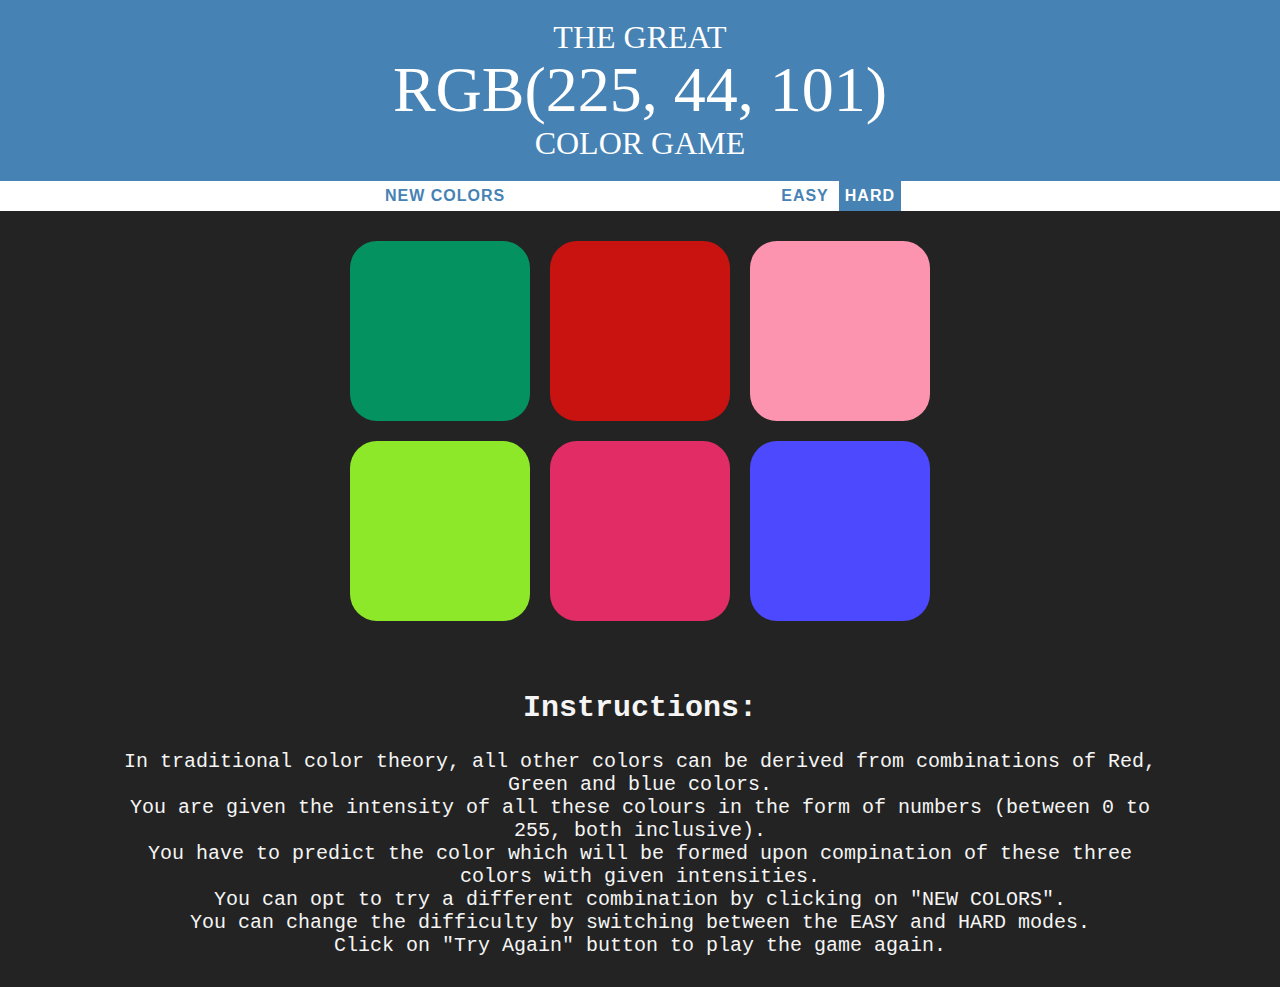
<file: index.html>
<html>

<head>
  <title>color game</title>
  <link rel="stylesheet" type="text/css" href="color.css">
</head>

<body>
  <h1>The Great
    <br>
    <span id="rgb">rgb</span>
    <br>
    color game</h1>
  <div id="strip">
    <button id="reset">New Colors</button>
    <span id="try"></span>
    <button class="mode">Easy</button>
    <button class="mode select">Hard</button>
  </div>

  <div id="container">
    <div class="square"></div>
    <div class="square"></div>
    <div class="square"></div>
    <div class="square"></div>
    <div class="square"></div>
    <div class="square"></div>
  </div>
  <div class="instr">
    <h2>Instructions:</h2>
    <p>
      In traditional color theory, all other colors can be derived from combinations of Red, Green and blue colors.</br>
      You are given the intensity of all these colours in the form of numbers (between 0 to 255, both inclusive).</br>
      You have to predict the color which will be formed upon compination of these three colors with given intensities.</br>
      You can opt to try a different combination by clicking on "NEW COLORS".</br>
      You can change the difficulty by switching between the EASY and HARD modes.</br>
      Click on "Try Again" button to play the game again.
    </p>
  </div>
  <script type="text/javascript" src="color.js"></script>
</body>

</html>
</file>
<file: color.css>
body {
	background-color: #232323;
	margin:0;
	font-family:"Montserrat", "Avenir";
        }
 .square
 {
 	width: 30%;
 	background-color: purple;
 	padding-bottom:  30% ;
 	margin: 1.66%; 
 	float : left;
 	border-radius: 15%;
 	transition:background 0.6s;
 }
 .instr
 {
	color: whitesmoke;
	text-align: center;
	margin-top: 30rem;
	margin-left:7rem;
	margin-right:7rem;
	
	font-size: 20px;
	font-family: monospace;
 }
 #container {
 margin : 20px auto; 
 max-width: 600px;
 }
  h1 {
  	color: white;
  	text-align: center;
  	background-color: steelblue;
  	margin: 0;
  	padding:20px 0;
  	text-transform:uppercase;
  	font-weight:normal; 
  line-height:1.1;
  }
  #rgb {
  	font-size: 200%;
  }
  #strip {
  	background-color: white;
    text-align: center;
    height: 	30px;
  	}
  .select {
  	color:white;
  	background-color: steelblue;
  }
  button {
  	border:none;
  	text-transform:uppercase;
  	background:none;
  	height: 100%;
  	letter-spacing: 1px;
  	color: steelblue;
  	font-weight: 700;
  	font-size: inherit;
  	transition:all 0.3s;
  	outline: none;
  }
  #try {
  	display: inline-block;
  	width:20%;
  }
  button:hover
  {
  	color:white;
  	background-color: steelblue;
  }
</file>
